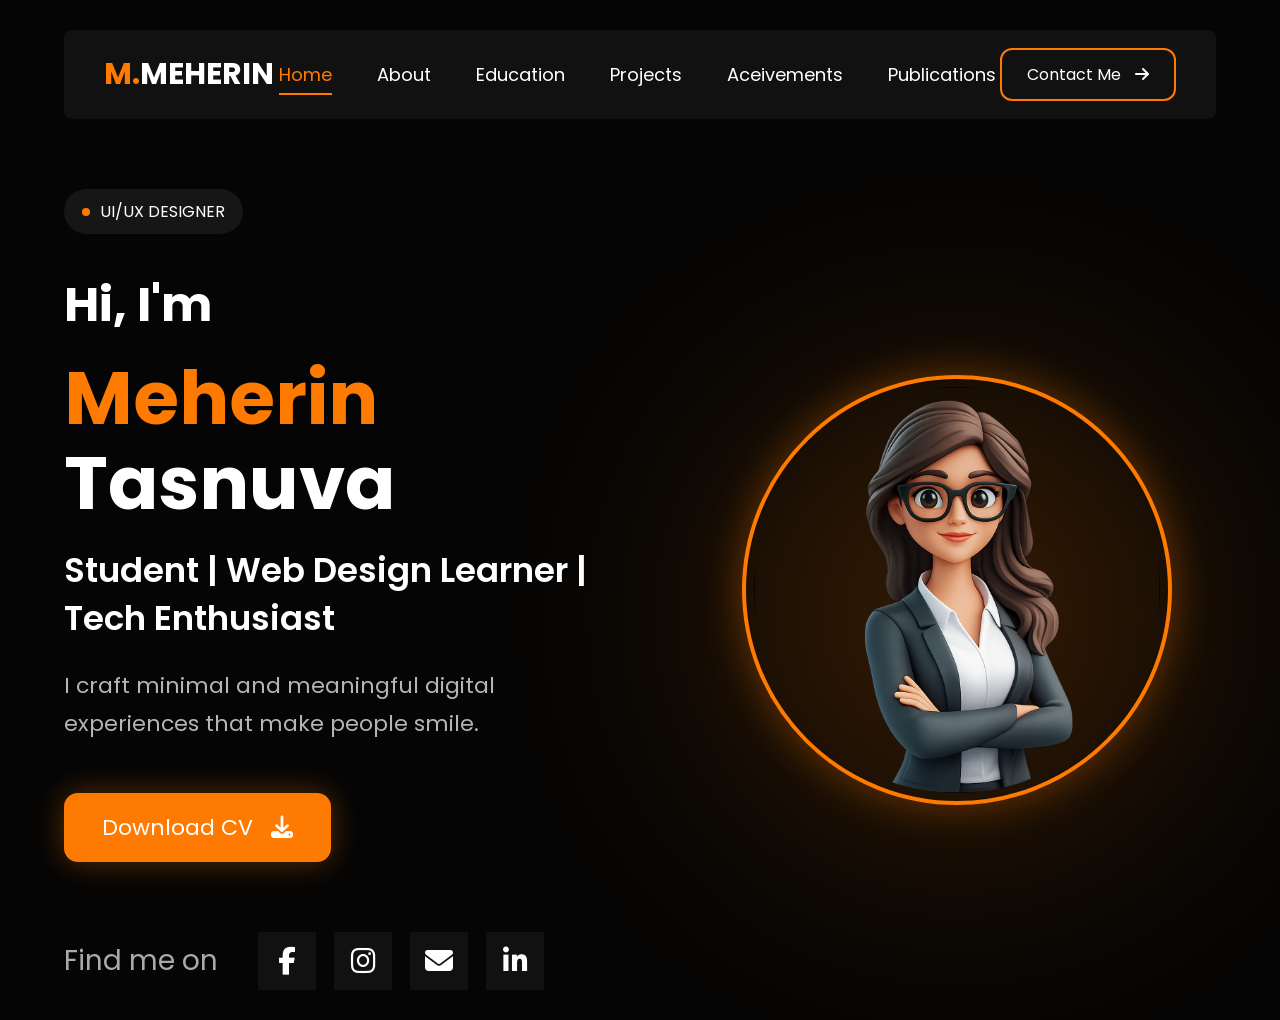
<file: index.html>
<!DOCTYPE html>
<html lang="en">

<head>
    <meta charset="UTF-8">
    <meta name="viewport" content="width=device-width, initial-scale=1.0">

    <title>Personal Portfolio</title>

    
    <link rel="preconnect" href="https://fonts.googleapis.com">
    <link rel="preconnect" href="https://fonts.gstatic.com" crossorigin>

    <link href="https://fonts.googleapis.com/css2?family=Poppins:wght@300;400;500;600;700;800&display=swap"
        rel="stylesheet">

   
    <link rel="stylesheet"
        href="https://cdnjs.cloudflare.com/ajax/libs/font-awesome/6.5.2/css/all.min.css">

    <link rel="stylesheet" href="style.css">

</head>

<body>

<div class="container">

   

    <nav>

        <div class="logo">
            <span>M.</span>MEHERIN
        </div>

        <ul>

            <li><a href="index.html" class="active">Home</a></li>

            <li><a href="about.html">About</a></li>

            <li><a href="educaton.html">Education</a></li>

            <li><a href="project.html">Projects</a></li>

            <li><a href="acheviment.html">Aceivements</a></li>
             <li><a href="publication.html">Publications</a></li>

        </ul>

        <a href="contact .html" class="contact-btn">
            Contact Me
            <i class="fa-solid fa-arrow-right"></i>
        </a>

    </nav>


   

    <section class="hero">


        <div class="left">

            <div class="badge">

                <span class="dot"></span>

                UI/UX DESIGNER

            </div>


            <h3>Hi, I'm</h3>

            <h1>

                <span>Meherin</span>

                Tasnuva

            </h1>

            <h2>

                Student | Web Design Learner |

                <br>

                Tech Enthusiast

            </h2>

            <p>

                I craft minimal and meaningful digital

                experiences that make people smile.

            </p>


           

            <div class="buttons">

                <a href="Maisha's CV.docx" class="cv">

                    Download CV

                    <i class="fa-solid fa-download"></i>

                </a>

                

            </div>


           

            <div class="social">

                <span>Find me on</span>

                <div class="icons">

                    <a href="https://facebook.com/facebook" target="_blank"><i class="fab fa-facebook-f"></i></a>

                    <a href="https://instragram.com/instragram" target="_blank"><i class="fab fa-instagram"></i></a>

                    <a href="mailto:example@gmail.com"><i class="fas fa-envelope"></i></a>

                    <a href="#"><i class="fab fa-linkedin-in"></i></a>

                    

                </div>

            </div>

        </div>



        

        <div class="right">

            <div class="circle">

                <img src="profile.png" alt="Profile">

            </div>

        </div>

    </section>

</div>

</body>

</html>
</file>
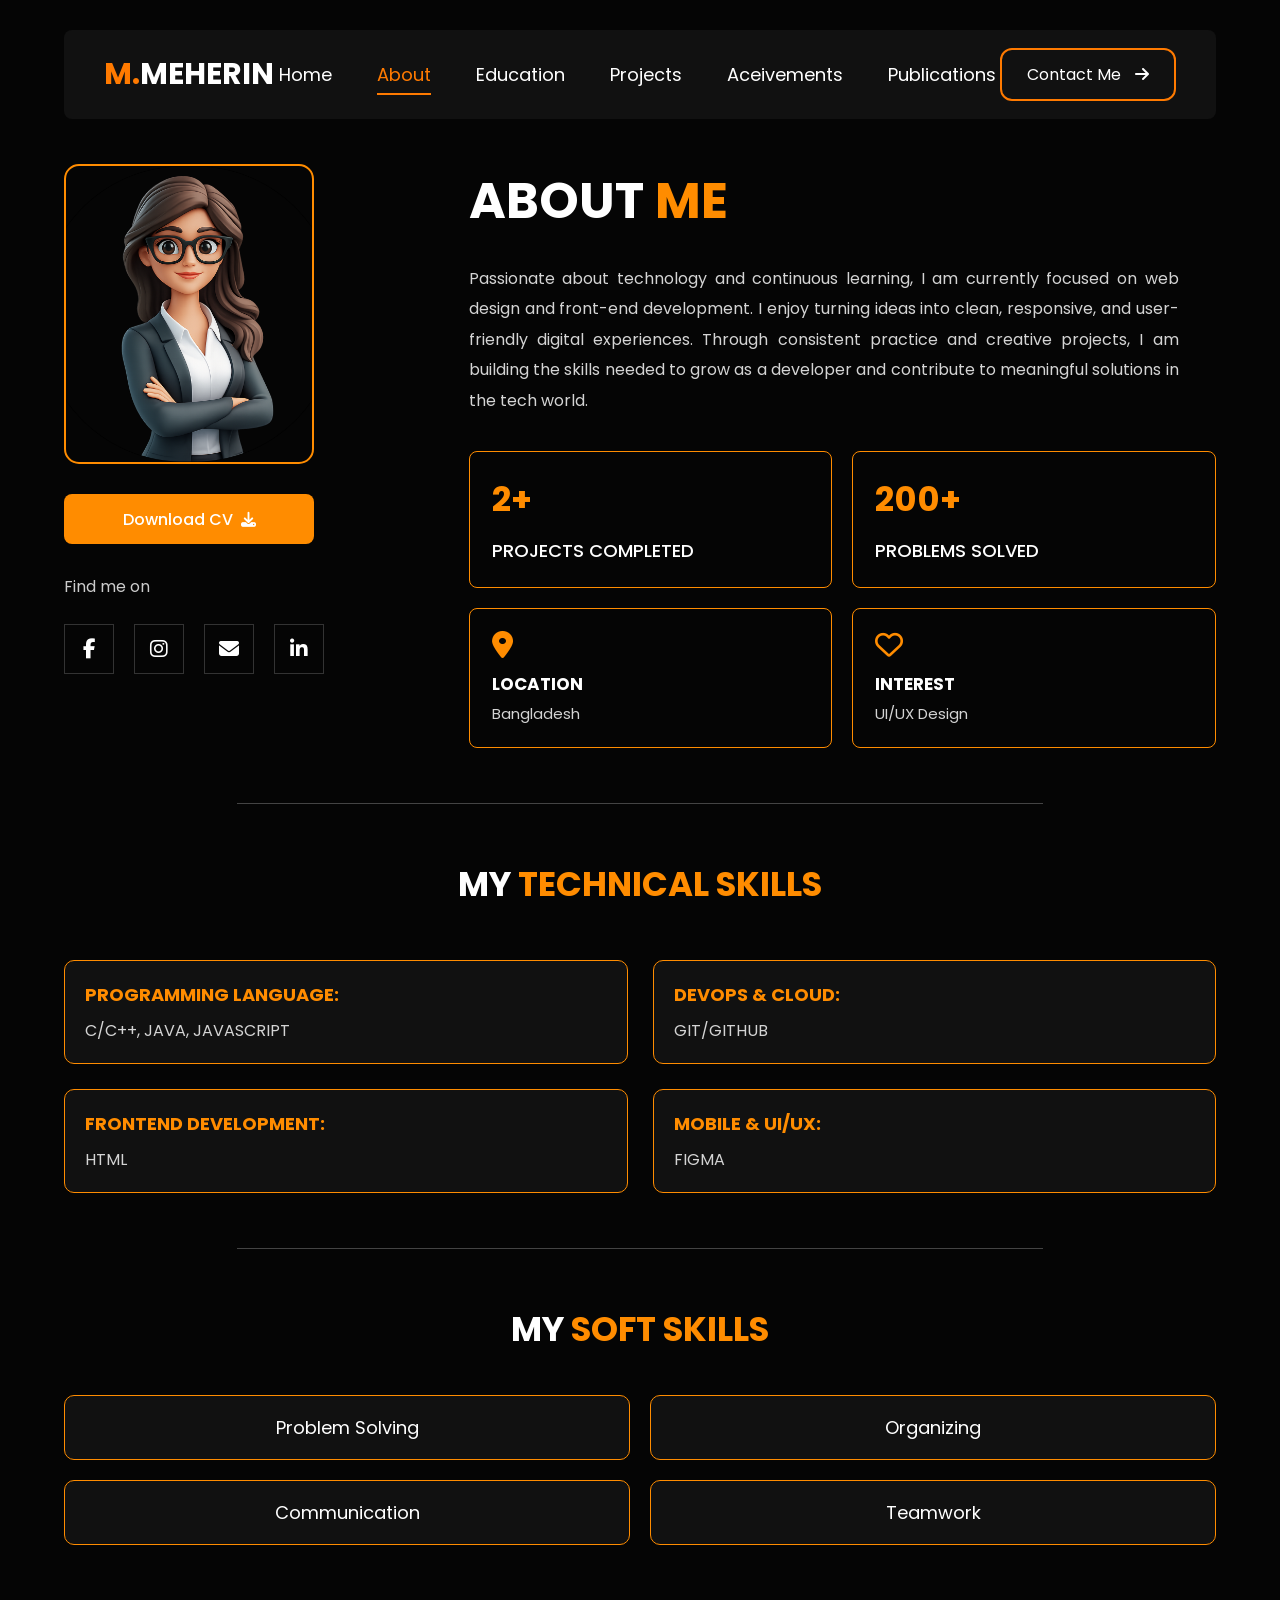
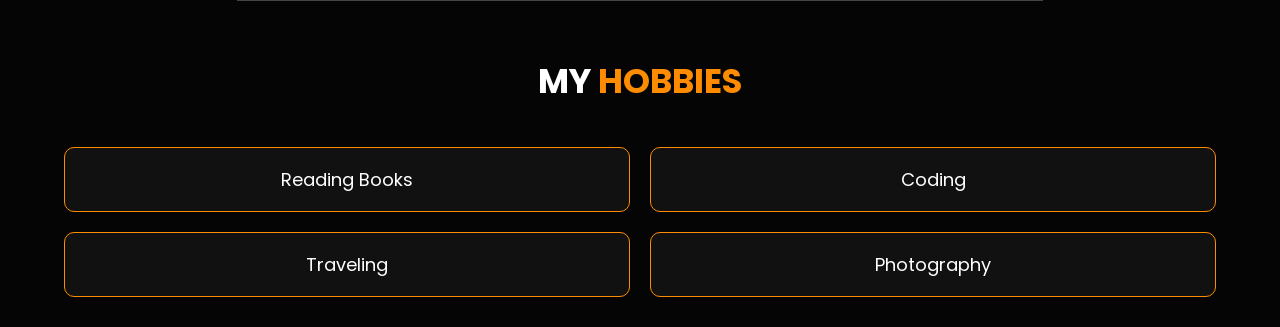
<file: about.html>
<!DOCTYPE html>
<html lang="en">
<head>
    <meta charset="UTF-8">
    <meta name="viewport" content="width=device-width, initial-scale=1.0">
    <title>Portfolio - About</title>

 
    <link rel="stylesheet" href="about.css">

    
    <link href="https://fonts.googleapis.com/css2?family=Poppins:wght@300;400;500;600;700;800&display=swap" rel="stylesheet">

    
    <link rel="stylesheet"
    href="https://cdnjs.cloudflare.com/ajax/libs/font-awesome/6.5.1/css/all.min.css">
</head>
<body>
<div class="container">


    <nav>

        <div class="logo">
            <span>M.</span>MEHERIN
        </div>

        <ul>
 <li><a href="index.html">Home</a></li>
            <li><a href="about.html" class="active">About</a></li>

           

            <li><a href="educaton.html">Education</a></li>

            <li><a href="project.html">Projects</a></li>

            <li><a href="acheviment.html">Aceivements</a></li>
             <li><a href="publication.html">Publications</a></li>

        </ul>

        <a href="contact .html" class="contact-btn">
            Contact Me
            <i class="fa-solid fa-arrow-right"></i>
        </a>

    </nav>

    

    <section class="about-section">

       

        <div class="left">

            <div class="profile-card">

                <img src="profile.png" alt="Profile">

            </div>

            
<a href="Maisha's CV.docx" download class="cv-btn">
              <span> Download CV</span> 
                <i class="fa-solid fa-download"></i>
</a>
          

            <div class="social">

                <p>Find me on</p>

                <div class="icons">

                     <a href="https://facebook.com/facebook" target="_blank"><i class="fab fa-facebook-f"></i></a>

                    <a href="https://instragram.com/instragram" target="_blank"><i class="fab fa-instagram"></i></a>

                    <a href="mailto:example@gmail.com"><i class="fas fa-envelope"></i></a>

                    <a href="#"><i class="fab fa-linkedin-in"></i></a>


                </div>

            </div>

        </div>


        

        <div class="right">

            <h1>
                ABOUT <span>ME</span>
            </h1>

            <p class="about-text">

                Passionate about technology and continuous learning, I am currently focused on web design and front-end development. I enjoy turning ideas into clean, responsive, and user-friendly digital experiences. Through consistent practice and creative projects, I am building the skills needed to grow as a developer and contribute to meaningful solutions in the tech world.

            </p>


           

            <div class="cards">

                <div class="card">

                    <h2>2+</h2>

                    <h3>PROJECTS COMPLETED</h3>

                </div>

                <div class="card">

                    <h2>200+</h2>

                    <h3>PROBLEMS SOLVED</h3>

                </div>

                <div class="card">

                    <i class="fa-solid fa-location-dot"></i>

                    <div>

                        <h4>LOCATION</h4>

                        <p>Bangladesh</p>

                    </div>

                </div>

                <div class="card">

                    <i class="fa-regular fa-heart"></i>

                    <div>

                        <h4>INTEREST</h4>

                        <p>UI/UX Design</p>

                    </div>

                </div>

            </div>

        </div>

    </section>


    <hr>



    <section class="skills">

        <h2>
            MY <span>TECHNICAL SKILLS</span>
        </h2>

        <div class="skill-grid">

            <div class="skill">

                <h3>PROGRAMMING LANGUAGE:</h3>

                <p>C/C++, JAVA, JAVASCRIPT</p>

            </div>

            <div class="skill">

                <h3>DEVOPS & CLOUD:</h3>

                <p>GIT/GITHUB</p>

            </div>

            <div class="skill">

                <h3>FRONTEND DEVELOPMENT:</h3>

                <p>HTML</p>

            </div>

            <div class="skill">

                <h3>MOBILE & UI/UX:</h3>

                <p>FIGMA</p>

            </div>

        </div>

    </section>


    <hr>


   

    <section class="soft">

        <h2>
            MY <span>SOFT SKILLS</span>
        </h2>

        <ul>

            <li>Problem Solving</li>

            <li>Organizing</li>

            <li>Communication</li>
            <li>Teamwork</li>

        </ul>

    </section>
    <hr>



<section class="hobbies">

    <h2>
        MY <span>HOBBIES</span>
    </h2>

    <div class="hobby-grid">

        <div class="hobby">Reading Books</div>

        <div class="hobby">Coding</div>

        <div class="hobby">Traveling</div>

        <div class="hobby">Photography</div>

    </div>

</section>

</div>

</body>
</html>
</file>
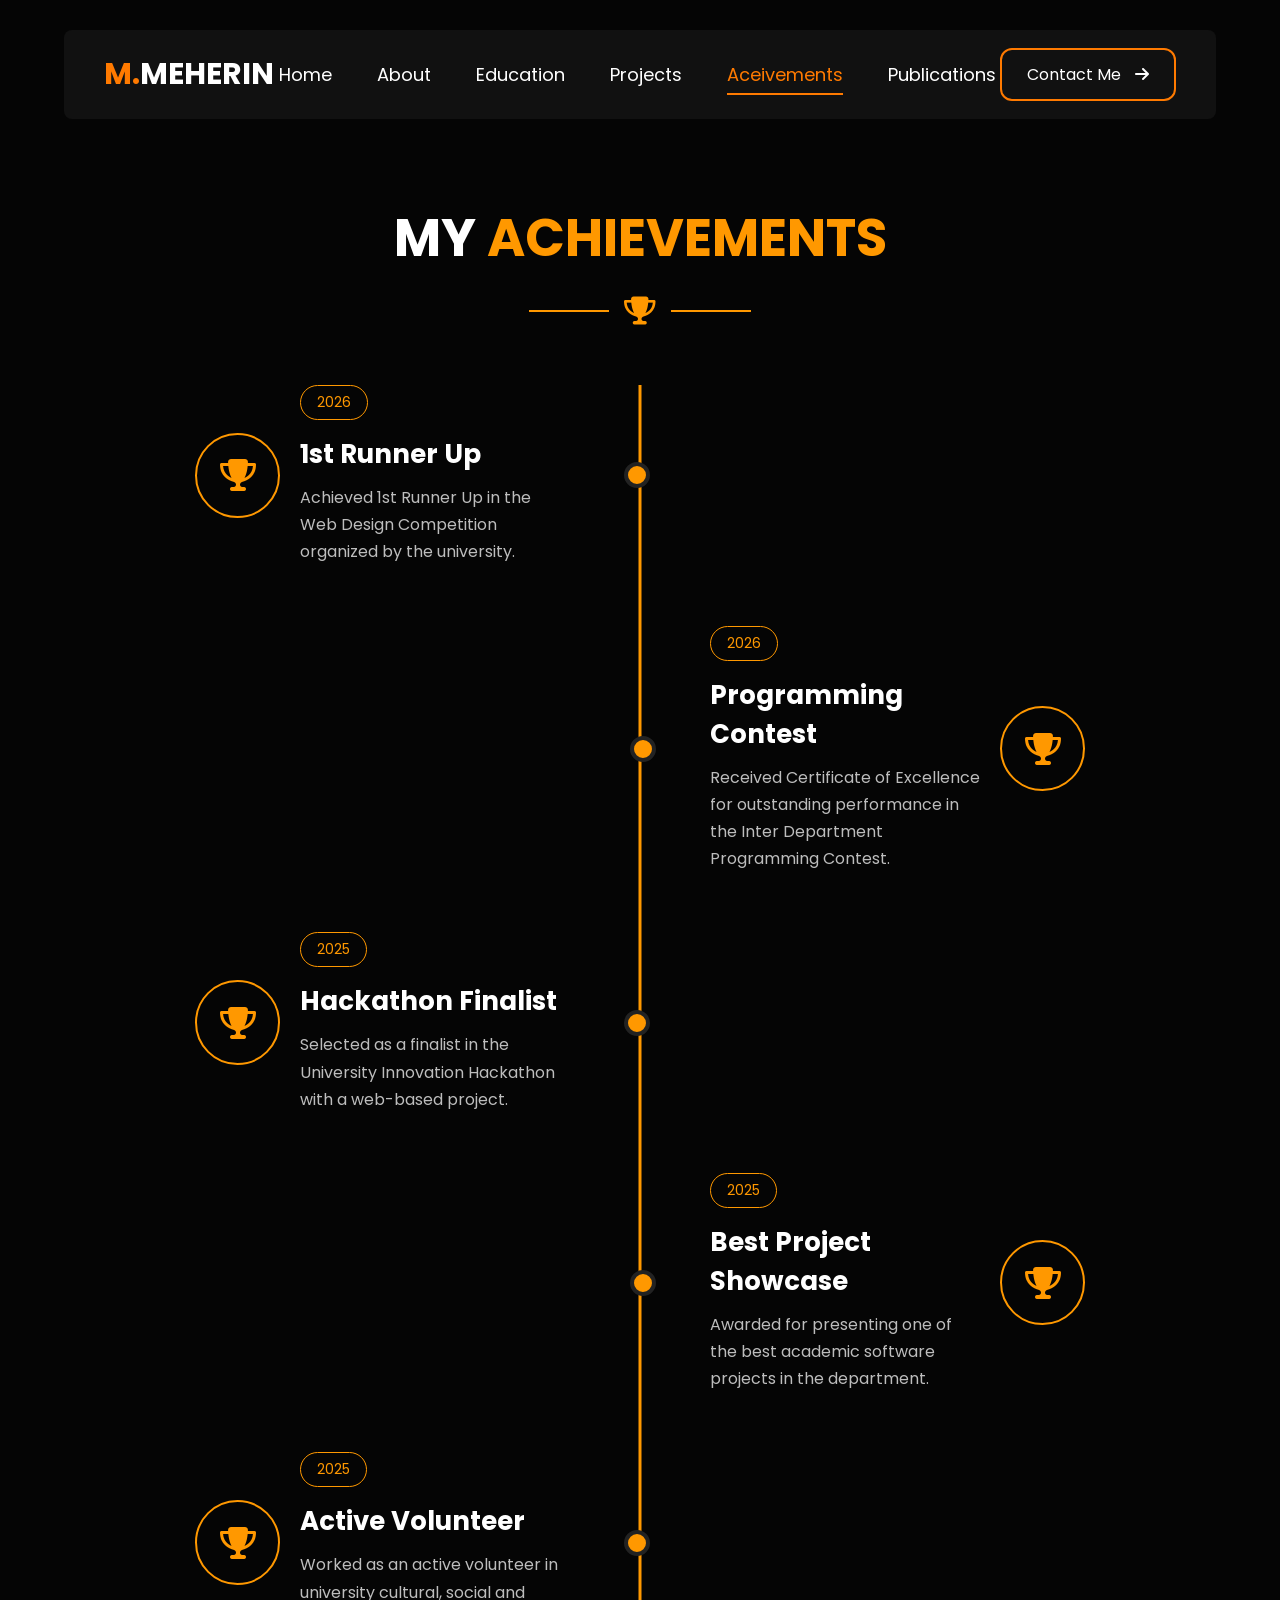
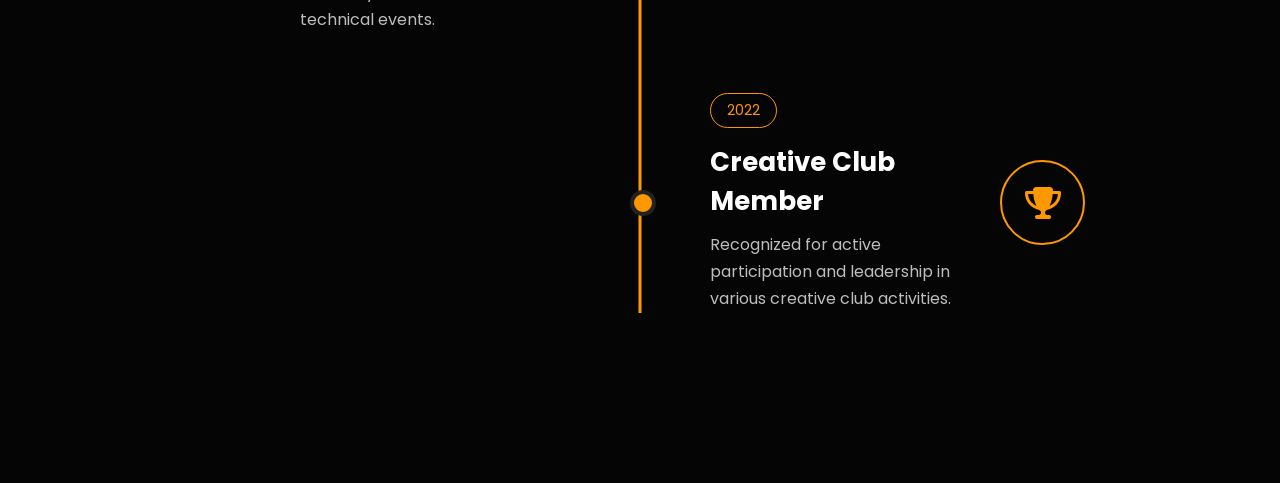
<file: acheviment.html>
<!DOCTYPE html>
<html lang="en">

<head>
    <meta charset="UTF-8">
    <meta name="viewport" content="width=device-width, initial-scale=1.0">
    <title>Achievements | M.Meherin</title>

    <link href="https://fonts.googleapis.com/css2?family=Poppins:wght@300;400;500;600;700&display=swap" rel="stylesheet">
    
    <link rel="stylesheet"
        href="https://cdnjs.cloudflare.com/ajax/libs/font-awesome/6.6.0/css/all.min.css">

    <!-- CSS -->
    <link rel="stylesheet" href="achievement.css">
</head>

<body>

   
<div class="container">

    
    <nav>

        <div class="logo">
            <span>M.</span>MEHERIN
        </div>

        <ul>
 <li><a href="index.html">Home</a></li>
            <li><a href="about.html">About</a></li>

           

            <li><a href="educaton.html">Education</a></li>

            <li><a href="project.html">Projects</a></li>

            <li><a href="acheviment.html"class="active">Aceivements</a></li>
             <li><a href="publication.html">Publications</a></li>

        </ul>

        <a href="contact .html" class="contact-btn">
            Contact Me
            <i class="fa-solid fa-arrow-right"></i>
        </a>

    </nav>
    


    

    <section class="achievements">

        <h1>MY <span>ACHIEVEMENTS</span></h1>

        <div class="heading">
            <span></span>
            <i class="fa-solid fa-trophy"></i>
            <span></span>
        </div>

       <div class="timeline">

        
            <div class="timeline-item left">

                <div class="icon">
  <i class="fa-solid fa-trophy"></i>


              
                </div>
                <div class="content">

                    <span class="year">2026</span>

                    <h3>1st Runner Up</h3>

                    <p>
                        Achieved 1st Runner Up in the Web Design Competition
                        organized by the university.
                    </p>

                </div>

            </div>


            

            <div class="timeline-item right">

                <div class="content">

                    <span class="year">2026</span>

                    <h3>Programming Contest</h3>

                    <p>
                        Received Certificate of Excellence for outstanding
                        performance in the Inter Department Programming Contest.
                    </p>

                </div>

                <div class="icon">
                    <i class="fa-solid fa-trophy"></i>
                </div>

            </div>


            

            <div class="timeline-item left">

                <div class="icon">
                    <i class="fa-solid fa-trophy"></i>
                </div>

                <div class="content">

                    <span class="year">2025</span>

                    <h3>Hackathon Finalist</h3>

                    <p>
                        Selected as a finalist in the University Innovation
                        Hackathon with a web-based project.
                    </p>

                </div>

            </div>



            <div class="timeline-item right">

                <div class="content">

                    <span class="year">2025</span>

                    <h3>Best Project Showcase</h3>

                    <p>
                      
Awarded for presenting one of the best academic software
projects in the department.



                    </p>

                </div>

                <div class="icon">
                    <i class="fa-solid fa-trophy"></i>
                </div>

            </div>


            

            <div class="timeline-item left">

                <div class="icon">
                    <i class="fa-solid fa-trophy"></i>
                </div>

                <div class="content">

                    <span class="year">2025</span>

                    <h3>Active Volunteer</h3>

                    <p>
                       Worked as an active volunteer in university cultural,
                        social and technical events.
                    </p>

                </div>

            </div>


           

            <div class="timeline-item right">

                <div class="content">

                    <span class="year">2022</span>

                    <h3>Creative Club Member</h3>

                    <p>
                        Recognized for active participation and leadership
                        in various creative club activities.
                    </p>

                </div>

                <div class="icon">
                    <i class="fa-solid fa-trophy"></i>
                </div>

            </div>

        </div>

    </section>

</body>

</html>
</file>
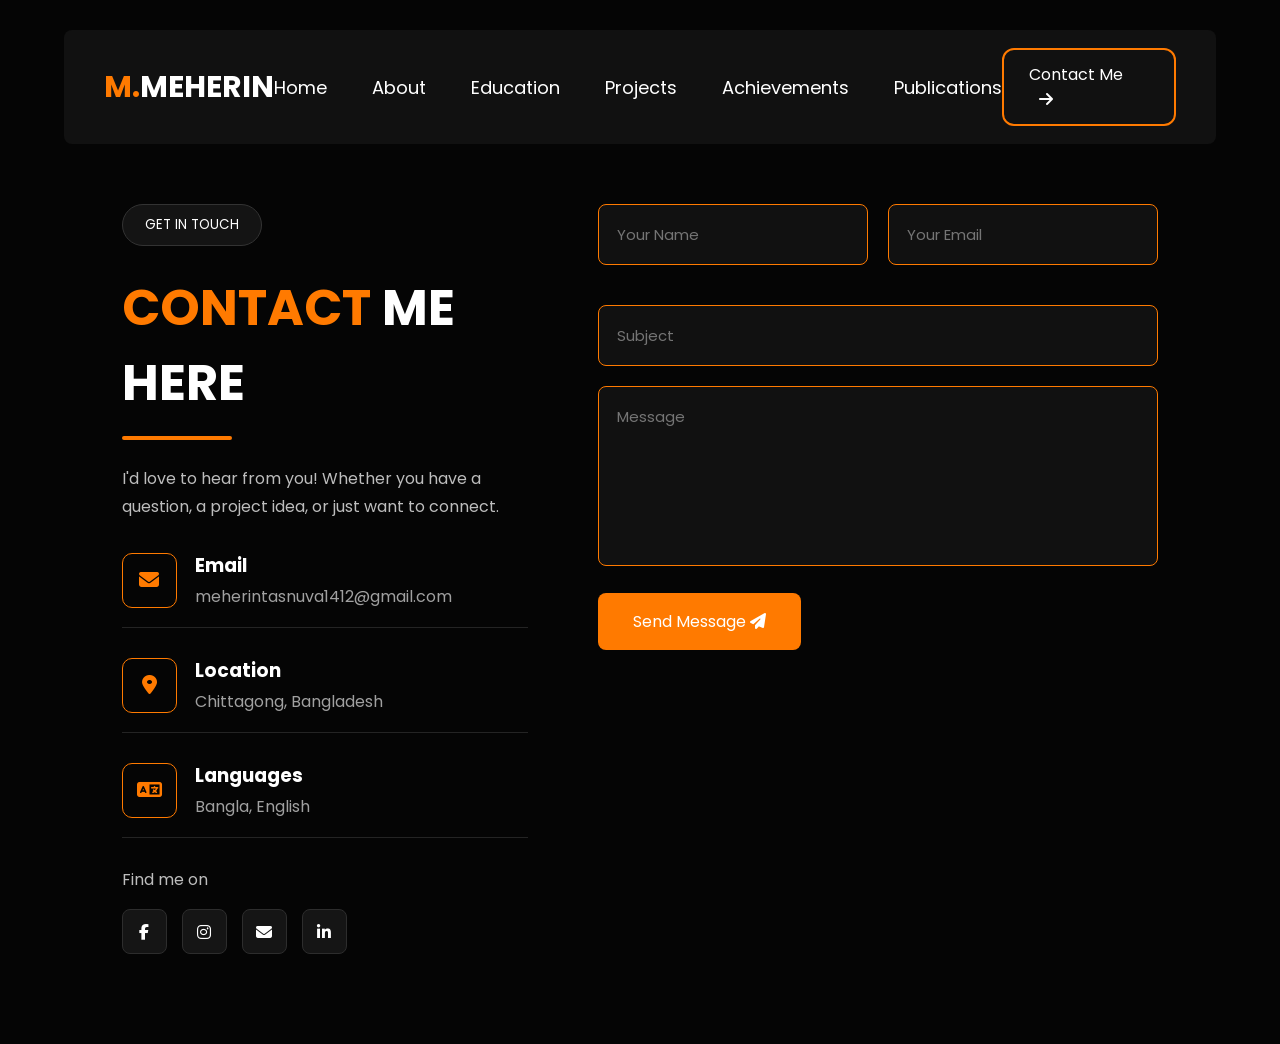
<file: contact .html>
<!DOCTYPE html>
<html lang="en">
<head>
    <meta charset="UTF-8">
    <meta name="viewport" content="width=device-width, initial-scale=1.0">
    <title>Contact Me</title>

    
    <link rel="stylesheet" href="contact.css">

    
    <link href="https://fonts.googleapis.com/css2?family=Poppins:wght@300;400;500;600;700;800&display=swap" rel="stylesheet">

    
    <link rel="stylesheet"
    href="https://cdnjs.cloudflare.com/ajax/libs/font-awesome/6.5.2/css/all.min.css">
</head>

<body>




<div class="container">

   
    <nav>

        <div class="logo">
            <span>M.</span>MEHERIN
        </div>

        <ul>
 <li><a href="index.html">Home</a></li>
            <li><a href="about.html" >About</a></li>

           

            <li><a href="educaton.html">Education</a></li>

            <li><a href="project.html">Projects</a></li>

            <li><a href="acheviment.html">Achievements</a></li>
             <li><a href="publication.html">Publications</a></li>

        </ul>

        <a href="contact .html" class="contact-btn">
            Contact Me
            <i class="fa-solid fa-arrow-right"></i>
        </a>

    </nav>

    

    <section class="contact">

        <!-- Left Side -->

        <div class="left">

            <button class="small-btn">
                GET IN TOUCH
            </button>

            <h1>

                CONTACT <span>ME HERE</span>

            </h1>

            <div class="underline"></div>

            <p>

                I'd love to hear from you! Whether you have
                a question, a project idea, or just want
                to connect.

            </p>



            

            <div class="info">

                <div class="box">

                    <div class="icon">

                        <i class="fa-solid fa-envelope"></i>

                    </div>

                    <div>

                        <h3>Email</h3>

                        <span>meherintasnuva1412@gmail.com</span>

                    </div>

                </div>



                <div class="box">

                    <div class="icon">

                        <i class="fa-solid fa-location-dot"></i>

                    </div>

                    <div>

                        <h3>Location</h3>

                        <span>Chittagong, Bangladesh</span>

                    </div>

                </div>



                <div class="box">

                    <div class="icon">

                        <i class="fa-solid fa-language"></i>

                    </div>

                    <div>

                        <h3>Languages</h3>

                        <span>Bangla, English</span>

                    </div>

                </div>

            </div>



            

            <div class="social">

                <p>Find me on</p>

                <div class="icons">

                    <a href="#"><i class="fab fa-facebook-f"></i></a>

                    <a href="#"><i class="fab fa-instagram"></i></a>

                    <a href="#"><i class="fas fa-envelope"></i></a>

                    <a href="#"><i class="fab fa-linkedin-in"></i></a>

                </div>

            </div>

        </div>



        

<div class="right">

    <form action="https://formsubmit.co/mobarak940162@gmail.com" method="POST">

        <div class="row">

            <input 
            type="text" 
            name="name"
            placeholder="Your Name"
            required>


            <input 
            type="email" 
            name="email"
            placeholder="Your Email"
            required>

        </div>


        <input 
        type="text"
        name="subject"
        placeholder="Subject"
        required>


        <textarea
        name="message"
        placeholder="Message"
        required></textarea>


 
        <input type="hidden" name="_captcha" value="false">
        
        <input type="hidden" name="_subject" value="New Portfolio Contact Message">


        <button type="submit" class="send">

            Send Message

            <i class="fa-solid fa-paper-plane"></i>

        </button>

        

    </form>

</div>
    </section>



    
</body>
</html>
</file>
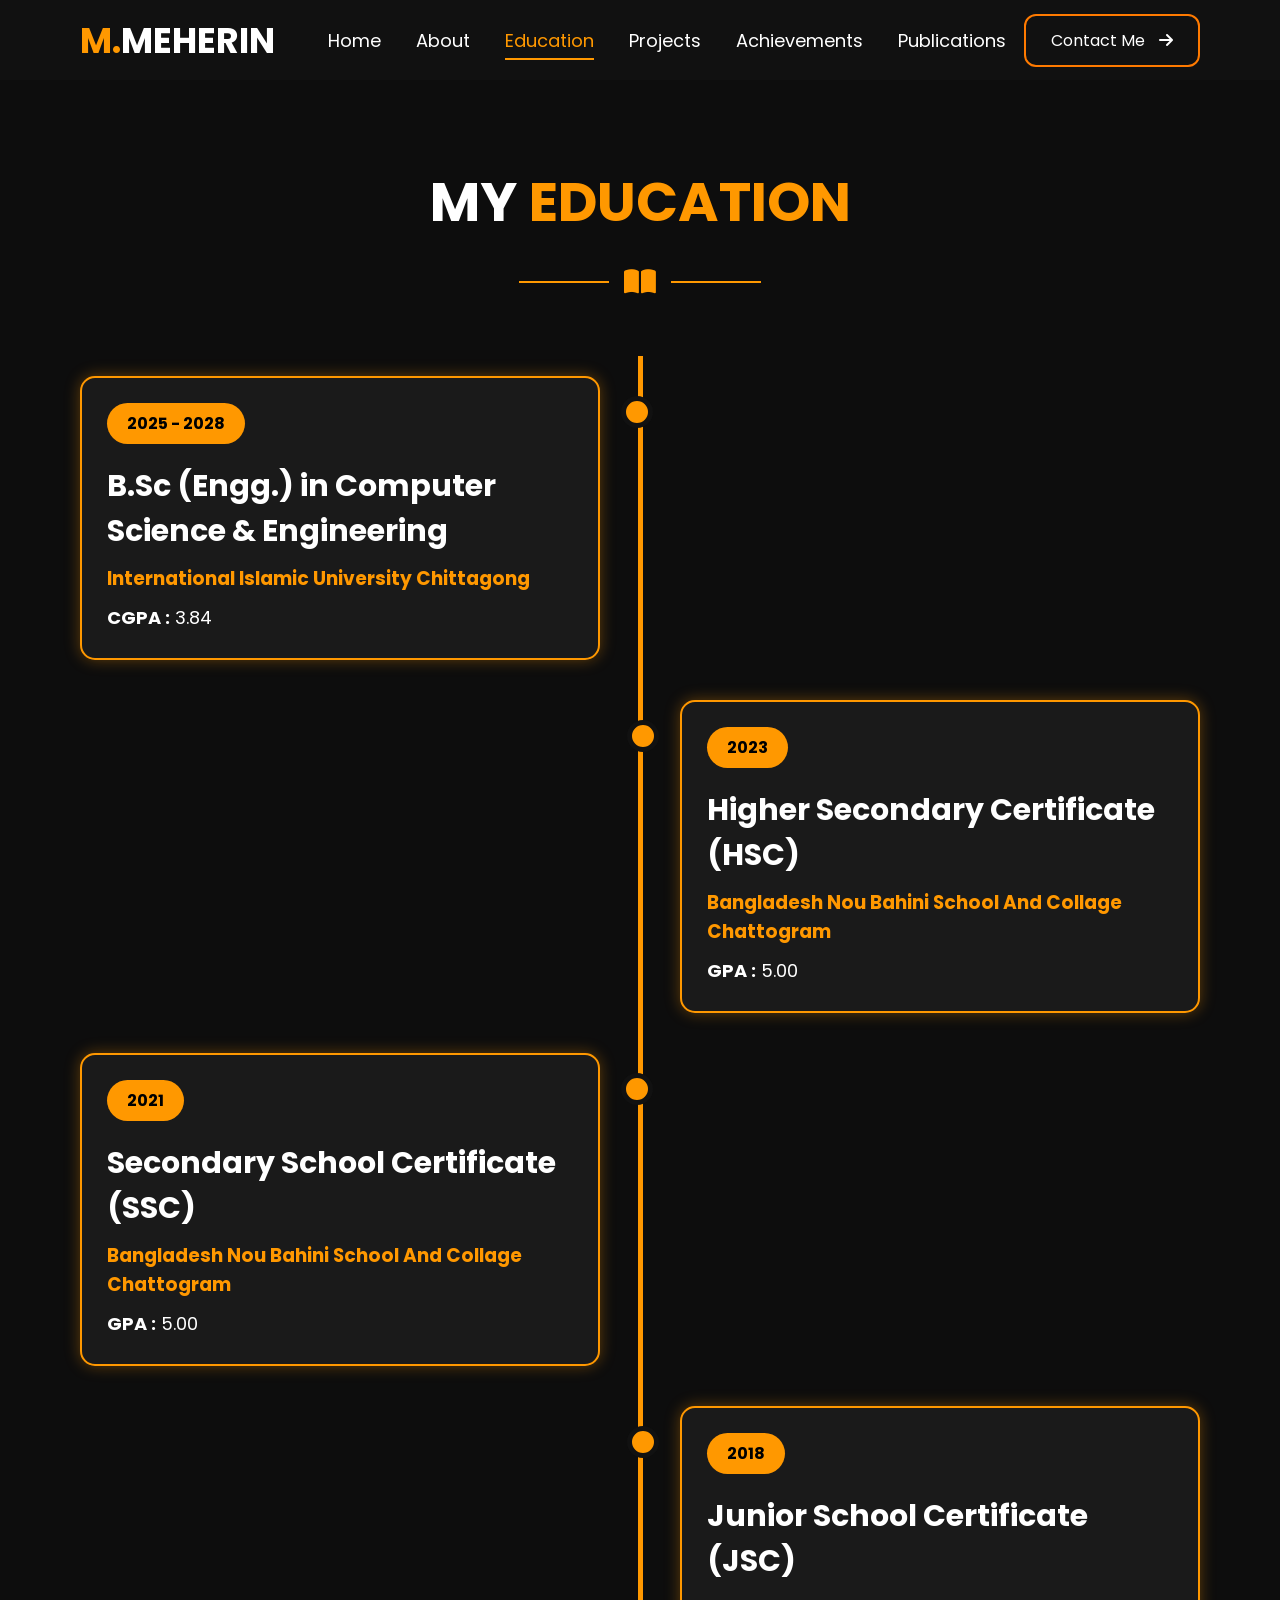
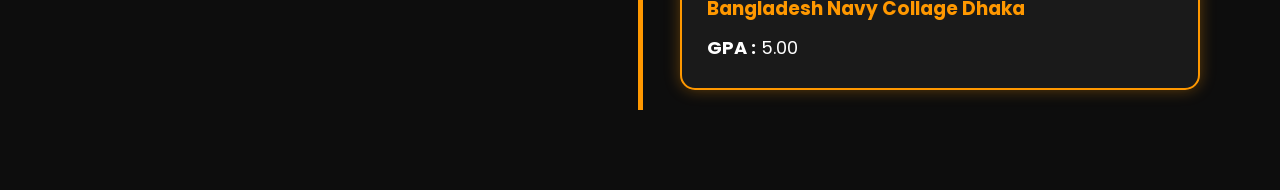
<file: educaton.html>
<!DOCTYPE html>
<html lang="en">
<head>
<meta charset="UTF-8">
<meta name="viewport" content="width=device-width, initial-scale=1.0">
<title>Education</title>

<link rel="stylesheet" href="education.css">

<link href="https://fonts.googleapis.com/css2?family=Poppins:wght@300;400;600;700&display=swap" rel="stylesheet">

<link rel="stylesheet"
href="https://cdnjs.cloudflare.com/ajax/libs/font-awesome/6.5.2/css/all.min.css">

</head>

<body>
<nav class="navbar">
    <div class="logo">
        <span>M.</span>MEHERIN
    </div>

    <ul>
        <li><a href="index.html">Home</a></li>
        <li><a href="about.html">About</a></li>
        <li><a class="active" href="education.html">Education</a></li>
        <li><a href="project.html">Projects</a></li>
        <li><a href="acheviment.html">Achievements</a></li>
        <li><a href="publication.html">Publications</a></li>
    </ul>
     <a href="contact .html" class="contact-btn">
            Contact Me
            <i class="fa-solid fa-arrow-right"></i>
        </a>

</nav>

   
<section class="education">

<h1>MY <span>EDUCATION</span></h1>
<div class="heading">
    <span></span>
    <i class="fa-solid fa-book-open"></i>
    <span></span>
</div>

<div class="timeline">

<div class="container left">
<div class="content">
<span class="year">2025 - 2028</span>

<h2>B.Sc (Engg.) in Computer Science & Engineering</h2>

<h3>International Islamic University Chittagong</h3>

<p><b>CGPA :</b> 3.84</p>

</div>
</div>


<div class="container right">
<div class="content">

<span class="year">2023</span>

<h2>Higher Secondary Certificate (HSC)</h2>

<h3>Bangladesh Nou Bahini School And Collage Chattogram</h3>

<p><b>GPA :</b> 5.00</p>

</div>
</div>


<div class="container left">

<div class="content">

<span class="year">2021</span>

<h2>Secondary School Certificate (SSC)</h2>

<h3>Bangladesh Nou Bahini School And Collage Chattogram</h3>

<p><b>GPA :</b> 5.00</p>

</div>

</div>
<div class="container right">

    <div class="content">

        <span class="year">2018</span>

        <h2>Junior School Certificate (JSC)</h2>

        <h3>Bangladesh Navy Collage Dhaka</h3>

        <p><b>GPA :</b> 5.00</p>

    </div>

</div>
</div>

</section>

</body>
</html>
</file>
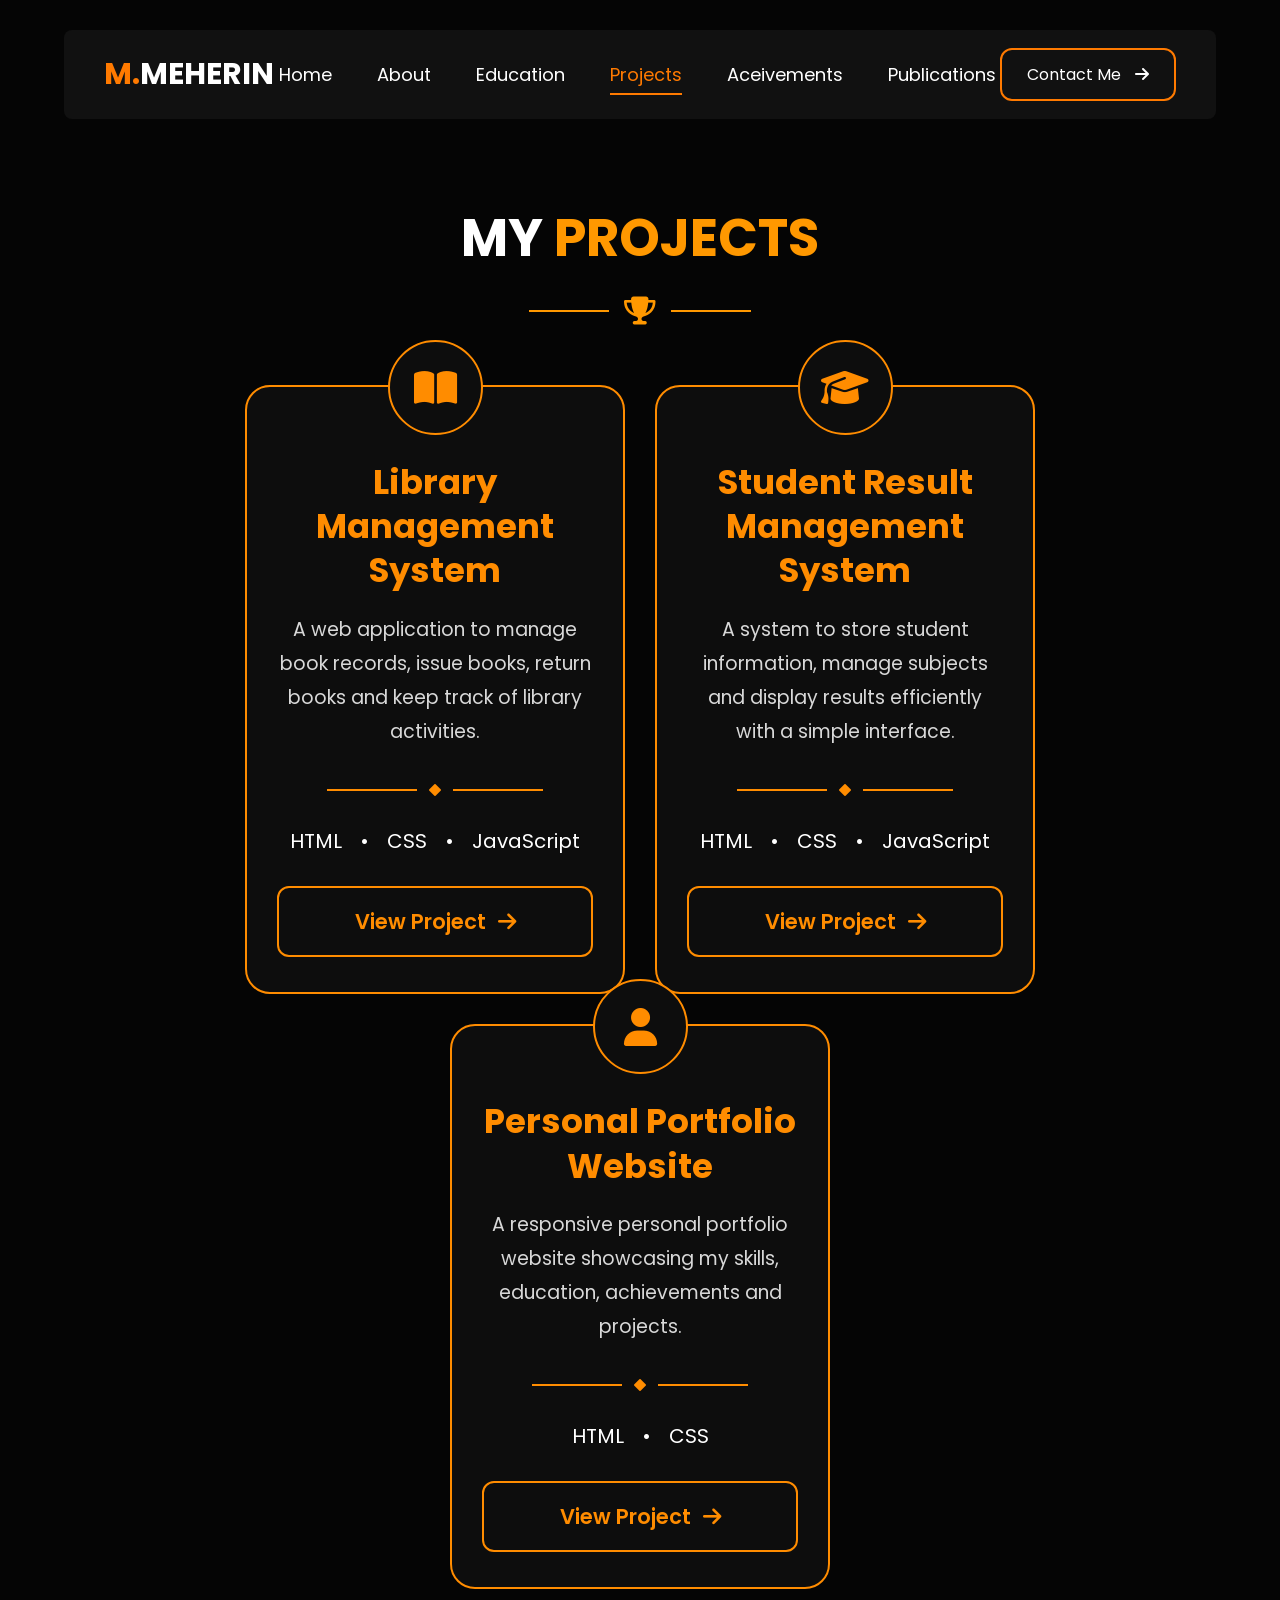
<file: project.html>
<!DOCTYPE html>
<html lang="en">
<head>
    <meta charset="UTF-8">
    <meta name="viewport" content="width=device-width, initial-scale=1.0">
    <title>My Projects</title>

    
    <link rel="stylesheet" href="project.css">

    <link href="https://fonts.googleapis.com/css2?family=Poppins:wght@300;400;500;600;700&display=swap" rel="stylesheet">
    
    <link rel="stylesheet"
    href="https://cdnjs.cloudflare.com/ajax/libs/font-awesome/6.5.2/css/all.min.css">
</head>
<body>



       <div class="container">

  

    <nav>

        <div class="logo">
            <span>M.</span>MEHERIN
        </div>

        <ul>
 <li><a href="index.html">Home</a></li>
            <li><a href="about.html">About</a></li>

           

            <li><a href="educaton.html">Education</a></li>

            <li><a href="project.html" class="active">Projects</a></li>

            <li><a href="acheviment.html">Aceivements</a></li>
             <li><a href="publication.html">Publications</a></li>

        </ul>

        <a href="contact .html" class="contact-btn">
            Contact Me
            <i class="fa-solid fa-arrow-right"></i>
        </a>

    </nav>



    

    <section class="projects">
       
<h1>
        MY <span>PROJECTS</span></h1>
       <div class="heading">
        <span></span>
        <i class="fa-solid fa-trophy"></i>
        <span></span>
       </div>   

 <div class="timeline">

       
 

        <div class="project-container">

            <!-- Card 1 -->

            <div class="card">

                <div class="icon">
                    <i class="fa-solid fa-book-open"></i>
                </div>

                <h3>
                    Library Management System
                </h3>

                <p>
                    A web application to manage book records,
                    issue books, return books and keep track
                    of library activities.
                </p>

                <div class="divider">
                    <span></span>
                    <i class="fa-solid fa-diamond"></i>
                    <span></span>
                </div>

                <div class="tech">
                    <span>HTML</span>
                    <span>•</span>
                    <span>CSS</span>
                    <span>•</span>
                    <span>JavaScript</span>
                </div>

                <a href="#" class="btn">
                    View Project
                    <i class="fa-solid fa-arrow-right"></i>
                </a>

            </div>




            <div class="card">

                <div class="icon">
                    <i class="fa-solid fa-graduation-cap"></i>
                </div>

                <h3>
                    Student Result Management System
                </h3>

                <p>
                    A system to store student information,
                    manage subjects and display results
                    efficiently with a simple interface.
                </p>

                <div class="divider">
                    <span></span>
                    <i class="fa-solid fa-diamond"></i>
                    <span></span>
                </div>

                <div class="tech">
                    <span>HTML</span>
                    <span>•</span>
                    <span>CSS</span>
                    <span>•</span>
                    <span>JavaScript</span>
                </div>

                <a href="#" class="btn">
                    View Project
                    <i class="fa-solid fa-arrow-right"></i>
                </a>

            </div>




            <div class="card">

                <div class="icon">
                    <i class="fa-solid fa-user"></i>
                </div>

                <h3>
                    Personal Portfolio Website
                </h3>

                <p>
                    A responsive personal portfolio website
                    showcasing my skills, education,
                    achievements and projects.
                </p>

                <div class="divider">
                    <span></span>
                    <i class="fa-solid fa-diamond"></i>
                    <span></span>
                </div>

                <div class="tech">
                    <span>HTML</span>
                    <span>•</span>
                    <span>CSS</span>
                </div>

                <a href="#" class="btn">
                    View Project
                    <i class="fa-solid fa-arrow-right"></i>
                </a>

            </div>

        </div>

    </section>

</body>
</html>
</file>
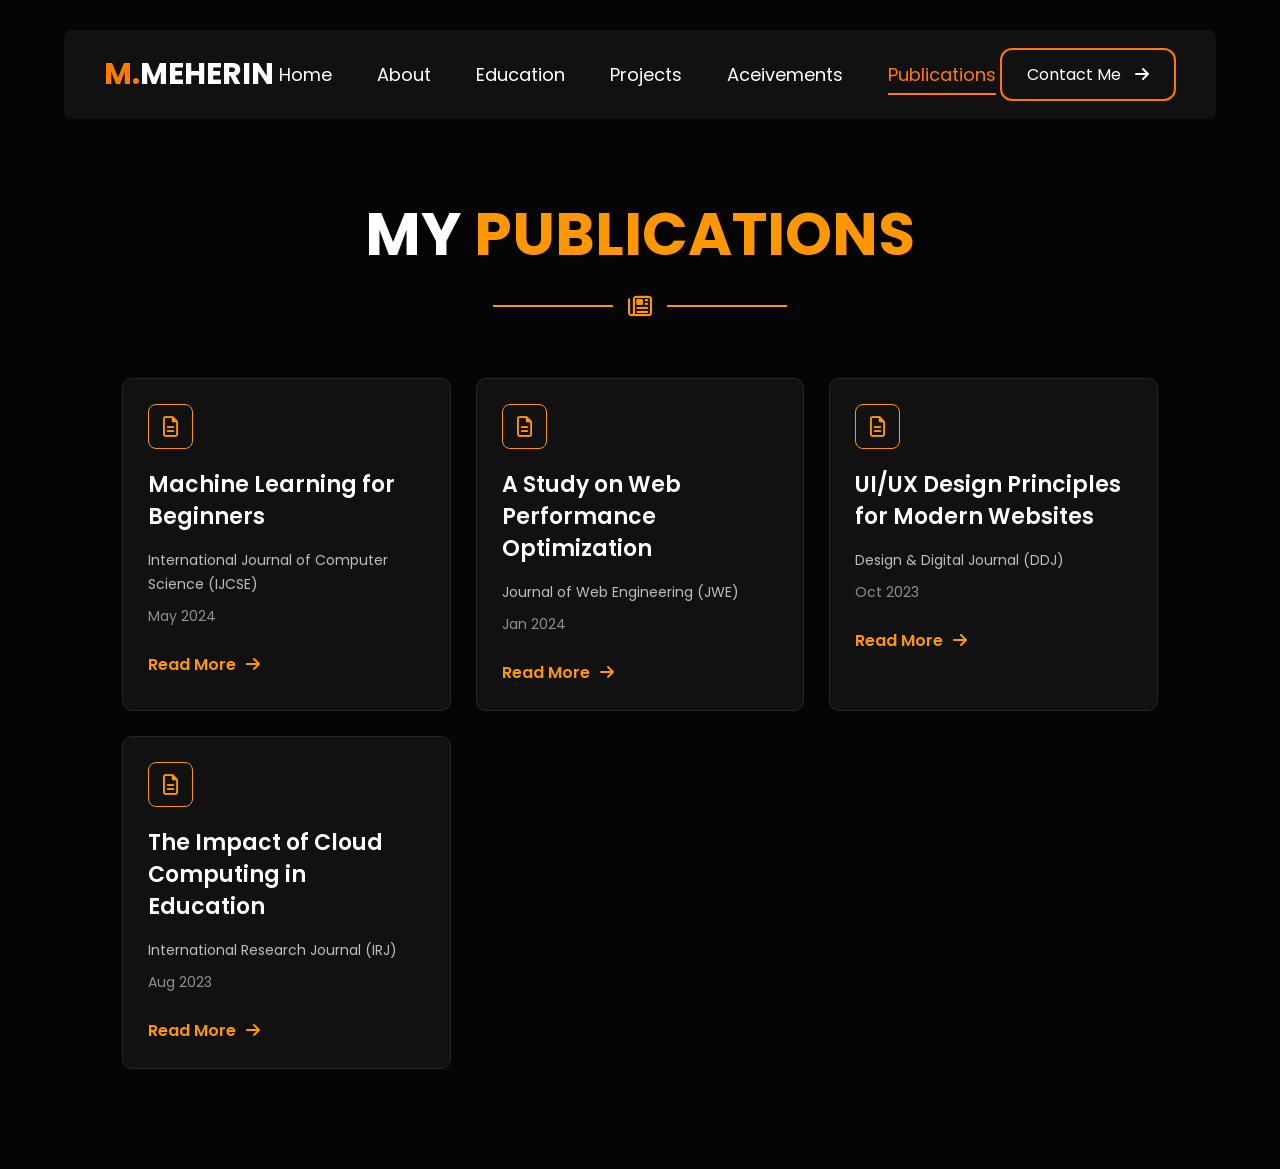
<file: publication.html>
<!DOCTYPE html>
<html lang="en">
<head>
    <meta charset="UTF-8">
    <meta name="viewport" content="width=device-width, initial-scale=1.0">
    <title>My Publications</title>

   
    <link href="https://fonts.googleapis.com/css2?family=Poppins:wght@300;400;500;600;700&display=swap" rel="stylesheet">

    
    <link rel="stylesheet"
    href="https://cdnjs.cloudflare.com/ajax/libs/font-awesome/6.6.0/css/all.min.css">

    <link rel="stylesheet" href="publication.css">
</head>

<body>

<div class="container">



    <nav>

        <div class="logo">
            <span>M.</span>MEHERIN
        </div>

        <ul>
 <li><a href="index.html">Home</a></li>
            <li><a href="about.html">About</a></li>

           

            <li><a href="educaton.html">Education</a></li>

            <li><a href="project.html">Projects</a></li>

            <li><a href="acheviment.html">Aceivements</a></li>
             <li><a href="publication.html" class="active">Publications</a></li>

        </ul>

        <a href="contact .html" class="contact-btn">
            Contact Me
            <i class="fa-solid fa-arrow-right"></i>
        </a>

    </nav>


<section class="publication">

    <div class="title">

        <h1>MY <span>PUBLICATIONS</span></h1>

        <div class="line">

            <span></span>

            <!-- Publication Related Icon -->
            <i class="fa-regular fa-newspaper"></i>

            <span></span>

        </div>

    </div>

    <div class="cards">

        <div class="card">

            <div class="icon">
                <i class="fa-regular fa-file-lines"></i>
            </div>

            <h3>Machine Learning for Beginners</h3>

            <p>International Journal of Computer Science (IJCSE)</p>

            <small>May 2024</small>

            <a href="#">
                Read More
                <i class="fa-solid fa-arrow-right"></i>
            </a>

        </div>


        <div class="card">

            <div class="icon">
                <i class="fa-regular fa-file-lines"></i>
            </div>

            <h3>A Study on Web Performance Optimization</h3>

            <p>Journal of Web Engineering (JWE)</p>

            <small>Jan 2024</small>

            <a href="#">
                Read More
                <i class="fa-solid fa-arrow-right"></i>
            </a>

        </div>


        <div class="card">

            <div class="icon">
                <i class="fa-regular fa-file-lines"></i>
            </div>

            <h3>UI/UX Design Principles for Modern Websites</h3>

            <p>Design & Digital Journal (DDJ)</p>

            <small>Oct 2023</small>

            <a href="#">
                Read More
                <i class="fa-solid fa-arrow-right"></i>
            </a>

        </div>


        <div class="card">

            <div class="icon">
                <i class="fa-regular fa-file-lines"></i>
            </div>

            <h3>The Impact of Cloud Computing in Education</h3>

            <p>International Research Journal (IRJ)</p>

            <small>Aug 2023</small>

            <a href="#">
                Read More
                <i class="fa-solid fa-arrow-right"></i>
            </a>

        </div>

    </div>

</section>

</body>
</html>
</file>
<file: style.css>
*{
    margin:0;
    padding:0;
    box-sizing:border-box;
    font-family:'Poppins',sans-serif;
}

body{
    background:#050505;
    color:#fff;
}

.container{
    width:90%;
    margin:auto;
    padding:30px 0;
}


nav{
    display:flex;
    justify-content:space-between;
    align-items:center;
    background:#111;
    padding:18px 40px;
    border-radius:8px;
}

.logo{
    font-size:30px;
    font-weight:700;
}

.logo span{
    color:#ff7a00;
}

nav ul{
    display:flex;
    list-style:none;
    gap:45px;
}

nav ul li a{
    text-decoration:none;
    color:white;
    font-size:18px;
    transition:.3s;
}

nav ul li a:hover{
    color:#ff7a00;
}

.active{
    color:#ff7a00;
    border-bottom:2px solid #ff7a00;
    padding-bottom:6px;
}

.contact-btn{
    text-decoration:none;
    color:#fff;
    border:2px solid #ff7a00;
    padding:12px 25px;
    border-radius:12px;
    transition:.3s;
}

.contact-btn:hover{
    background:#ff7a00;
}

.contact-btn i{
    margin-left:10px;
}



.hero{
    display:flex;
    justify-content:space-between;
    align-items:center;
    margin-top:70px;
}

.left{
    width:50%;
}

.badge{
    display:inline-flex;
    align-items:center;
    background:#161616;
    padding:10px 18px;
    border-radius:25px;
    margin-bottom:35px;
}

.dot{
    width:8px;
    height:8px;
    background:#ff7a00;
    border-radius:50%;
    margin-right:10px;
}

.left h3{
    font-size:48px;
    margin-bottom:15px;
}

.left h1{
    font-size:74px;
    line-height:85px;
    margin-bottom:20px;
}

.left h1 span{
    color:#ff7a00;
}

.left h2{
    font-size:34px;
    font-weight:600;
    margin-bottom:25px;
    line-height:48px;
}

.left p{
    color:#b5b5b5;
    font-size:22px;
    line-height:38px;
    width:90%;
}


.buttons{
    display:flex;
    gap:25px;
    margin-top:50px;
}

.cv{
    background:#ff7a00;
    color:white;
    text-decoration:none;
    padding:18px 38px;
    border-radius:14px;
    font-size:22px;
    transition:.3s;
    box-shadow:0 0 30px rgba(255,122,0,.35);
}

.cv:hover{
    transform:translateY(-3px);
}



.buttons i{
    margin-left:12px;
}



.social{
    margin-top:70px;
    display:flex;
    align-items:center;
    gap:40px;
}

.social span{
    color:#aaa;
    font-size:28px;
}

.icons{
    display:flex;
    gap:18px;
}

.icons a{
    width:58px;
    height:58px;
    background:#111;
    display:flex;
    justify-content:center;
    align-items:center;
    color:white;
    text-decoration:none;
    font-size:28px;
    transition:.3s;
}

.icons a:hover{
    background:#ff7a00;
}



.right{
    width:45%;
    display:flex;
    justify-content:center;
    position:relative;
}

.right::before{
    content:"";
    width:480px;
    height:480px;
    background:#ff7a00;
    position:absolute;
    border-radius:50%;
    filter:blur(120px);
    opacity:.18;
    z-index:-1;
}

.circle{
    width:430px;
    height:430px;
    border-radius:50%;
    border:4px solid #ff7a00;
    padding:8px;
    display:flex;
    justify-content:center;
    align-items:center;
    box-shadow:0 0 40px rgba(255,122,0,.35);
}

.circle img{
    width:100%;
    height:100%;
    object-fit:cover;
    border-radius:50%;
}



@media(max-width:992px){

.hero{
    flex-direction:column-reverse;
    text-align:center;
}

.left,
.right{
    width:100%;
}

.buttons{
    justify-content:center;
    flex-wrap:wrap;
}

.social{
    justify-content:center;
    flex-wrap:wrap;
}

nav{
    flex-direction:column;
    gap:20px;
}

nav ul{
    flex-wrap:wrap;
    justify-content:center;
}

.left h1{
    font-size:55px;
}

.left h2{
    font-size:26px;
}

.left p{
    width:100%;
}

.circle{
    width:330px;
    height:330px;
    margin-bottom:50px;
}

.right::before{
    width:350px;
    height:350px;
}

}
</file>
<file: about.css>
*{
    margin:0;
    padding:0;
    box-sizing:border-box;
    font-family:'Poppins',sans-serif;
}

body{
    background:#050505;
    color:#fff;
}

.container{
    width:90%;
    margin:auto;
    padding:30px 0;
}



nav{
    display:flex;
    justify-content:space-between;
    align-items:center;
    background:#111;
    padding:18px 40px;
    border-radius:8px;
}

.logo{
    font-size:30px;
    font-weight:700;
}

.logo span{
    color:#ff7a00;
}

nav ul{
    display:flex;
    list-style:none;
    gap:45px;
}

nav ul li a{
    text-decoration:none;
    color:white;
    font-size:18px;
    transition:.3s;
}

nav ul li a:hover{
    color:#ff7a00;
}

.active{
    color:#ff7a00;
    border-bottom:2px solid #ff7a00;
    padding-bottom:6px;
}

.contact-btn{
    text-decoration:none;
    color:#fff;
    border:2px solid #ff7a00;
    padding:12px 25px;
    border-radius:12px;
    transition:.3s;
}

.contact-btn:hover{
    background:#ff7a00;
}

.contact-btn i{
    margin-left:10px;
}

.about-section{
    display:flex;
    justify-content:space-between;
    margin-top:45px;
    gap:60px;
}



.left{
    width:30%;
}

.profile-card{
    width:250px;
    height:300px;
    border:2px solid #ff8c00;
    border-radius:15px;
    display:flex;
    justify-content:center;
    align-items:center;
    overflow:hidden;
}

.profile-card img{
    width:100%;
    height:100%;
    object-fit:cover;
}

.cv-btn{
    width:250px;
    height: 50px;
    margin-top: 30px;
    background:#ff8c00;
    color:#fff;
   
    
    display:flex;
    justify-content:center;
    align-items:center;
    gap:8px;

     text-decoration:none;
     border-radius: 8px;
    font-size:16px;
    font-weight:500;
   
    transition:.3s; 
    
}

.cv-btn:hover{
    transform:translateY(-3px);
    background:#e67600;
}

.cv-btn i{
    font-size:15px;
}

.social{
    margin-top:30px;
}

.social p{
    margin-bottom:25px;
    color:#ccc;
}

.icons{
    display:flex;
    gap:20px;
}

.icons a{
    width:50px;
    height:50px;
    border:1px solid #333;
    display:flex;
    justify-content:center;
    align-items:center;
    text-decoration:none;
    color:#fff;
    transition:.3s;
    font-size: 20px;
}

.icons a:hover{
    background:#ff8c00;
    color:#000;
}



.right{
    width:65%;
}

.right h1{
    font-size:50px;
    margin-bottom:25px;
    font-weight:700;
}

.right h1 span{
    color:#ff8c00;
}

.about-text{
    width:95%;
    color:#d4d4d4;
    line-height:1.9;
    font-size:16px;
    text-align:justify;
}



.cards{
    margin-top:35px;
    display:grid;
    grid-template-columns:repeat(2,1fr);
    gap:20px;
}


.card{
    border:1.5px solid #ff8c00;
    border-radius:8px;
    padding:22px;
    min-height:120px;
    transition:.3s;
    display:flex;
    flex-direction:column;
    justify-content:center;
}

.card:hover{
    transform:translateY(-6px);
    box-shadow:0 0 15px rgba(255,140,0,.35);
}

.card h2{
    color:#ff8c00;
    font-size:34px;
    margin-bottom:12px;
}

.card h3{
    font-size:18px;
    line-height:28px;
    font-weight:500;
}

.card i{
    color:#ff8c00;
    font-size:28px;
    margin-bottom:12px;
}

.card h4{
    font-size:17px;
    margin-bottom:5px;
}

.card p{
    color:#d4d4d4;
    font-size:15px;
}



hr{
    width:70%;
    margin:55px auto;
    border:none;
    border-top:1px solid #444;
}

.skills{
    width:100%;
}

.skills h2{
    text-align:center;
    font-size:34px;
    margin-bottom:50px;
}

.skills h2 span{
    color:#ff8c00;
}

.skill-grid{
    display:grid;
    grid-template-columns:repeat(2,1fr);
    gap:25px;
}

.skill{
    background:#111;
    border:1.5px solid #ff8c00;
    border-radius:10px;
    padding:20px;
    transition:.3s;
}

.skill:hover{
    transform:translateY(-5px);
    box-shadow:0 0 15px rgba(255,140,0,.25);
}

.skill h3{
    color:#ff8c00;
    font-size:18px;
    margin-bottom:10px;
}

.skill p{
    color:#d4d4d4;
    font-size:16px;
}




.soft{
    width:100%;
}

.soft h2{
    text-align:center;
    font-size:34px;
    margin-bottom:40px;
}

.soft h2 span{
    color:#ff8c00;
}

.soft ul{
    display:grid;
    grid-template-columns:repeat(2,1fr);
    gap:20px;
    list-style:none;
    margin:0;
    padding:0;
}

.soft ul li{
    background:#111;
    border:1.5px solid #ff8c00;
    border-radius:10px;
    padding:18px 20px;
    font-size:18px;
    text-align:center;
    transition:.3s;
}

.soft ul li:hover{
    transform:translateY(-5px);
    box-shadow:0 0 15px rgba(255,140,0,.25);
}

.hobbies{
    width:100%;
}

.hobbies h2{
    text-align:center;
    font-size:34px;
    margin-bottom:40px;
}

.hobbies h2 span{
    color:#ff8c00;
}

.hobby-grid{
    display:grid;
    grid-template-columns:repeat(2,1fr);
    gap:20px;
}

.hobby{
    background:#111;
    border:1.5px solid #ff8c00;
    border-radius:10px;
    padding:18px 20px;
    text-align:center;
    font-size:18px;
    transition:.3s;
}

.hobby:hover{
    transform:translateY(-5px);
    box-shadow:0 0 15px rgba(255,140,0,.25);
}
@media(max-width:768px){

.about-section{
    flex-direction:column;
}

.left,
.right{
    width:100%;
}

.profile-card,
.cv-btn{
    width:100%;
    max-width:300px;
    margin:auto;
}

.cards{
    grid-template-columns:1fr;
}

.skill-grid{
    grid-template-columns:1fr;
}

.soft ul{
    grid-template-columns:1fr;
}

.hobby-grid{
    grid-template-columns:1fr;
}

}
</file>
<file: achievement.css>
*{
    margin:0;
    padding:0;
    box-sizing:border-box;
    font-family:'Poppins',sans-serif;
}

body{
    background:#050505;
    color:#fff;
}

.container{
    width:90%;
    margin:auto;
    padding:30px 0;
}



nav{
    display:flex;
    justify-content:space-between;
    align-items:center;
    background:#111;
    padding:18px 40px;
    border-radius:8px;
}

.logo{
    font-size:30px;
    font-weight:700;
}

.logo span{
    color:#ff7a00;
}

nav ul{
    display:flex;
    list-style:none;
    gap:45px;
}

nav ul li a{
    text-decoration:none;
    color:white;
    font-size:18px;
    transition:.3s;
}

nav ul li a:hover{
    color:#ff7a00;
}

.active{
    color:#ff7a00;
    border-bottom:2px solid #ff7a00;
    padding-bottom:6px;
}

.contact-btn{
    text-decoration:none;
    color:#fff;
    border:2px solid #ff7a00;
    padding:12px 25px;
    border-radius:12px;
    transition:.3s;
}

.contact-btn:hover{
    background:#ff7a00;
}

.contact-btn i{
    margin-left:10px;
}




.achievements{
    padding:80px 10%;
}

.achievements h1{
    text-align:center;
    font-size:52px;
    margin-bottom:20px;
}

.achievements h1 span{
    color:#ff9800;
}

.heading{
    display:flex;
    justify-content:center;
    align-items:center;
    gap:15px;
    margin-bottom:60px;
}

.heading span{
    width:80px;
    height:2px;
    background:#ff9800;
}

.heading i{
    color:#ff9800;
    font-size:28px;
}



.timeline{
    position:relative;
    max-width:1100px;
    margin:auto;
}

.timeline::before{
    content:"";
    position:absolute;
    left:50%;
    transform:translateX(-50%);
    width:3px;
    height:100%;
    background:#ff9800;
}

.timeline-item{
    width:50%;
    display:flex;
    align-items:center;
    position:relative;
    margin:60px 0;
}

.timeline-item.left{
    justify-content:flex-end;
    padding-right:70px;
}

.timeline-item.right{
    left:50%;
    padding-left:70px;
}

.timeline-item::before{
    content:"";
    position:absolute;
    width:18px;
    height:18px;
    border-radius:50%;
    background:#ff9800;
    border:4px solid #222;
    top:50%;
    transform:translateY(-50%);
}

.timeline-item.left::before{
    right:-10px;
}

.timeline-item.right::before{
    left:-10px;
}

.icon{
    width:85px;
    height:85px;
    border:2px solid #ff9800;
    border-radius:50%;
    display:flex;
    justify-content:center;
    align-items:center;
    color:#ff9800;
    font-size:32px;
    transition:.3s;
}

.content{
    max-width:270px;
    transition:.3s;
}

.left .content{
    margin-left:20px;
}

.right .content{
    order:-1;
    margin-right:20px;
}

.year{
    display:inline-block;
    color:#ff9800;
    border:1px solid #ff9800;
    border-radius:25px;
    padding:6px 16px;
    margin-bottom:15px;
    font-size:14px;
}

.content h3{
    font-size:26px;
    margin-bottom:10px;
}

.content p{
    color:#bdbdbd;
    line-height:1.7;
}



.timeline-item:hover .content{
    transform:translateY(-5px);
}

.timeline-item:hover h3{
    color:#ff9800;
}

.timeline-item:hover .year{
    background:#ff9800;
    color:#000;
}

.timeline-item:hover .icon{
    transform:scale(1.05);
}



@media(max-width:768px){

    .navbar{
        flex-direction:column;
        gap:15px;
    }

    .nav-links{
        flex-wrap:wrap;
        justify-content:center;
        gap:15px;
    }

    .timeline::before{
        left:35px;
    }

    .timeline-item,
    .timeline-item.left,
    .timeline-item.right{
        width:100%;
        left:0;
        padding-left:90px;
        padding-right:0;
        justify-content:flex-start;
    }

    .timeline-item::before{
        left:26px;
    }

    .icon{
        width:65px;
        height:65px;
        font-size:24px;
    }

    .left .content,
    .right .content{
        margin-left:20px;
        margin-right:0;
        order:0;
    }

    .achievements h1{
        font-size:36px;
    }

}
</file>
<file: contact.css>
*{
    margin:0;
    padding:0;
    box-sizing:border-box;
    font-family:'Poppins',sans-serif;
}

body{
    background:#0b0b0b;
    color:#fff;
}




*{
    margin:0;
    padding:0;
    box-sizing:border-box;
    font-family:'Poppins',sans-serif;
}

body{
    background:#050505;
    color:#fff;
}

.container{
    width:90%;
    margin:auto;
    padding:30px 0;
}



nav{
    display:flex;
    justify-content:space-between;
    align-items:center;
    background:#111;
    padding:18px 40px;
    border-radius:8px;
}

.logo{
    font-size:30px;
    font-weight:700;
}

.logo span{
    color:#ff7a00;
}

nav ul{
    display:flex;
    list-style:none;
    gap:45px;
}

nav ul li a{
    text-decoration:none;
    color:white;
    font-size:18px;
    transition:.3s;
}

nav ul li a:hover{
    color:#ff7a00;
}

.active{
    color:#ff7a00;
    border-bottom:2px solid #ff7a00;
    padding-bottom:6px;
}

.contact-btn{
    text-decoration:none;
    color:#fff;
    border:2px solid #ff7a00;
    padding:12px 25px;
    border-radius:12px;
    transition:.3s;
}

.contact-btn:hover{
    background:#ff7a00;
}

.contact-btn i{
    margin-left:10px;
}

  


.contact{
    width:90%;
    max-width:1200px;
    margin:60px auto;
    display:flex;
    justify-content:space-between;
    gap:70px;
}

.left{
    width:42%;
}

.right{
    width:58%;
}

.small-btn{
    background:#141414;
    color:#fff;
    border:1px solid #333;
    padding:10px 22px;
    border-radius:30px;
    margin-bottom:25px;
}

.left h1{
    font-size:50px;
    font-weight:700;
}

.left h1{
    color:#ff7a00;
}

.left h1 span{
    color:#fff;
}



.underline{
    width:110px;
    height:4px;
    background:#ff7a00;
    margin:15px 0 25px;
    border-radius:20px;
}

.left p{
    color:#bdbdbd;
    line-height:28px;
    margin-bottom:30px;
}



.box{
    display:flex;
    align-items:center;
    gap:18px;
    margin-bottom:28px;
    padding-bottom:18px;
    border-bottom:1px solid #242424;
}

.icon{
    width:55px;
    height:55px;
    border:1px solid #ff7a00;
    border-radius:10px;
    display:flex;
    justify-content:center;
    align-items:center;
    color:#ff7a00;
    font-size:20px;
}

.box h3{
    margin-bottom:4px;
}

.box span{
    color:#a0a0a0;
}


.social p{
    margin-bottom:15px;
}

.icons{
    display:flex;
    gap:15px;
}

.icons a{
    width:45px;
    height:45px;
    background:#151515;
    border:1px solid #2d2d2d;
    color:#fff;
    display:flex;
    justify-content:center;
    align-items:center;
    text-decoration:none;
    border-radius:8px;
    transition:.3s;
}

.icons a:hover{
    background:#ff7a00;
    border-color:#ff7a00;
}



.row{
    display:flex;
    gap:20px;
    margin-bottom:20px;
}

.row input{
    width:50%;
}

input,
textarea{
    width:100%;
    background:#111;
    border:1px solid #ff7a00;
    outline:none;
    color:#fff;
    padding:18px;
    border-radius:8px;
    font-size:15px;
    margin-bottom:20px;
}

textarea{
    height:180px;
    resize:none;
}



.send{
    border:none;
    background:#ff7a00;
    color:#fff;
    padding:16px 35px;
    border-radius:8px;
    font-size:16px;
    cursor:pointer;
    transition:.35s;
}

.send:hover{
    background:#ff9500;
    transform:translateY(-3px);
    box-shadow:0 0 20px rgba(255,122,0,.5);
}





@media(max-width:900px){

header{
    flex-direction:column;
    gap:20px;
}

nav ul{
    flex-wrap:wrap;
    justify-content:center;
}

.contact{
    flex-direction:column;
}

.left,
.right{
    width:100%;
}

.row{
    flex-direction:column;
}

.row input{
    width:100%;
}

.left h1{
    font-size:38px;
}

}
</file>
<file: education.css>
*{
    margin:0;
    padding:0;
    box-sizing:border-box;
    font-family:'Poppins',sans-serif;
}

body{
    background:#0d0d0d;
    color:white;
}
.navbar{
    width:100%;
    height:80px;
    background:#111;
    display:flex;
    justify-content:space-between;
    align-items:center;
    padding:0 80px;
    position:sticky;
    top:0;
    z-index:1000;
}

.logo{
    font-size:35px;
    font-weight:700;
    color:#fff;
}

.logo span{
    color:#ff9800;
}

.navbar ul{
    display:flex;
    list-style:none;
}

.navbar ul li{
    margin-left:35px;
}

.navbar ul li a{
    text-decoration:none;
    color:#fff;
    font-size:18px;
    transition:.3s;
}


nav ul li a:hover{
    color:#ff7a00;
}

.navbar ul li a.active{
    color:#ff9800;
    border-bottom:2px solid #ff9800;
    padding-bottom:5px;
}
.contact-btn{
    text-decoration:none;
    color:#fff;
    border:2px solid #ff7a00;
    padding:12px 25px;
    border-radius:12px;
    transition:.3s;
}

.contact-btn:hover{
    background:#ff7a00;
}

.contact-btn i{
    margin-left:10px;
}

.education{
    width:100%;
    padding:80px 0;
}

.education h1{
    text-align:center;
    font-size:55px;
    
    font-weight:700;
}

.education h1 span{
    color:#ff9800;
}
.heading{
    display:flex;
    justify-content:center;
    align-items:center;
    gap:15px;
    margin:25px 0 60px;
}

.heading span{
    width:90px;
    height:2px;
    background:#ff9800;
}

.heading i{
    color:#ff9800;
    font-size:28px;
}
.timeline{
    position:relative;
    max-width:1200px;
    margin:auto;
}

.timeline::after{
    content:'';
    position:absolute;
    width:5px;
    background:#ff9800;
    top:0;
    bottom:0;
    left:50%;
    margin-left:-2px;
}

.container{
    position:relative;
    width:50%;
    padding:20px 40px;
}

.container::after{
    content:'';
    position:absolute;
    width:22px;
    height:22px;
    background:#ff9800;
    border:5px solid #111;
    border-radius:50%;
    top:40px;
    z-index:2;
}

.left{
    left:0;
}

.right{
    left:50%;
}

.left::after{
    right:-13px;
}

.right::after{
    left:-13px;
}

.content{
    background:#1a1a1a;
    padding:25px;
    border-radius:15px;
    border:2px solid #ff9800;
    box-shadow:0 0 15px rgba(255,152,0,.35);
    transition:.4s;
}

.content:hover{
    transform:translateY(-10px);
    box-shadow:0 0 30px rgba(255,152,0,.7);
}

.year{
    display:inline-block;
    background:#ff9800;
    color:#000;
    font-weight:700;
    padding:8px 20px;
    border-radius:30px;
    margin-bottom:20px;
}

.content h2{
    font-size:30px;
    margin-bottom:10px;
}

.content h3{
    color:#ff9800;
    margin-bottom:10px;
}

.content p{
    font-size:18px;
    line-height:30px;
}

@media(max-width:768px){

.timeline::after{
left:25px;
}

.container{
width:100%;
padding-left:70px;
padding-right:20px;
}

.left,
.right{
left:0;
}

.left::after,
.right::after{
left:14px;
}

}
</file>
<file: project.css>
*{
    margin:0;
    padding:0;
    box-sizing:border-box;
    font-family:'Poppins',sans-serif;
}

body{
    background:#050505;
    color:#fff;
}

.container{
    width:90%;
    margin:auto;
    padding:30px 0;
}



nav{
    display:flex;
    justify-content:space-between;
    align-items:center;
    background:#111;
    padding:18px 40px;
    border-radius:8px;
}

.logo{
    font-size:30px;
    font-weight:700;
}

.logo span{
    color:#ff7a00;
}

nav ul{
    display:flex;
    list-style:none;
    gap:45px;
}

nav ul li a{
    text-decoration:none;
    color:white;
    font-size:18px;
    transition:.3s;
}

nav ul li a:hover{
    color:#ff7a00;
}

.active{
    color:#ff7a00;
    border-bottom:2px solid #ff7a00;
    padding-bottom:6px;
}

.contact-btn{
    text-decoration:none;
    color:#fff;
    border:2px solid #ff7a00;
    padding:12px 25px;
    border-radius:12px;
    transition:.3s;
}

.contact-btn:hover{
    background:#ff7a00;
}

.contact-btn i{
    margin-left:10px;
}


.projects{
    padding:80px 10%;
}

.projects h1{
    text-align:center;
    font-size:52px;
    margin-bottom:20px;
}

.projects h1 span{
    color:#ff9800;
}

.heading{
    display:flex;
    justify-content:center;
    align-items:center;
    gap:15px;
    margin-bottom:60px;
}

.heading span{
    width:80px;
    height:2px;
    background:#ff9800;
}

.heading i{
    color:#ff9800;
    font-size:28px;
}


.project-container{
    display:flex;
    justify-content:center;
    gap:30px;
    flex-wrap:wrap;
}


.card{
    width:380px;
    background:#0d0d0d;
    border:2px solid #ff8c00;
    border-radius:25px;
    padding:35px 30px;
    text-align:center;
    position:relative;
    transition:.4s;
}

.card:hover{
    transform:translateY(-10px);
    box-shadow:0 0 25px rgba(255,140,0,.35);
}

.icon{
    width:95px;
    height:95px;
    border:2px solid #ff8c00;
    border-radius:50%;
    background:#0d0d0d;

    display:flex;
    justify-content:center;
    align-items:center;

    margin:-82px auto 25px;
}

.icon i{
    font-size:38px;
    color:#ff8c00;
}

.card h3{
    color:#ff8c00;
    font-size:34px;
    font-weight:700;
    line-height:1.3;
    margin-bottom:20px;
}

.card p{
    color:#d8d8d8;
    font-size:19px;
    line-height:1.8;
    margin-bottom:35px;
}



.divider{
    display:flex;
    justify-content:center;
    align-items:center;
    gap:12px;
    margin:25px 0;
}

.divider span{
    width:90px;
    height:2px;
    background:#ff8c00;
}

.divider i{
    color:#ff8c00;
    font-size:12px;
}



.tech{
    display:flex;
    justify-content:center;
    align-items:center;
    gap:18px;
    font-size:20px;
    margin:30px 0;
}

.tech span{
    color:#fff;
}



.btn{
    width:100%;
    display:flex;
    justify-content:center;
    align-items:center;
    gap:12px;

    padding:18px;

    text-decoration:none;
    color:#ff8c00;

    border:2px solid #ff8c00;
    border-radius:12px;

    font-size:21px;
    font-weight:600;

    transition:.3s;
}

.btn:hover{
    background:#ff8c00;
    color:#fff;
}



@media(max-width:1200px){

    .project-container{
        gap:25px;
    }

    .card{
        width:340px;
    }

}

@media(max-width:992px){

    .navbar{
        flex-direction:column;
        gap:20px;
        padding:20px;
    }

    .nav-links{
        flex-wrap:wrap;
        justify-content:center;
        gap:20px;
    }

    .bg-text{
        font-size:110px;
    }

    .projects h1{
        font-size:48px;
    }

}

@media(max-width:768px){

    .bg-text{
        font-size:70px;
    }

    .projects h1{
        font-size:38px;
    }

    .card{
        width:100%;
    }

    .card h3{
        font-size:28px;
    }

    .card p{
        font-size:17px;
    }

}

@media(max-width:480px){

    .navbar{
        width:96%;
    }

    .logo{
        font-size:28px;
    }

    .contact-btn{
        padding:12px 20px;
        font-size:16px;
    }

    .bg-text{
        display:none;
    }

    .projects h1{
        font-size:30px;
    }

    .line span{
        width:60px;
    }

    .btn{
        font-size:18px;
    }

}
</file>
<file: publication.css>
*{
    margin:0;
    padding:0;
    box-sizing:border-box;
    font-family:'Poppins',sans-serif;
}

body{
    background:#050505;
    color:#fff;
}

.container{
    width:90%;
    margin:auto;
    padding:30px 0;
}



nav{
    display:flex;
    justify-content:space-between;
    align-items:center;
    background:#111;
    padding:18px 40px;
    border-radius:8px;
}

.logo{
    font-size:30px;
    font-weight:700;
}

.logo span{
    color:#ff7a00;
}

nav ul{
    display:flex;
    list-style:none;
    gap:45px;
}

nav ul li a{
    text-decoration:none;
    color:white;
    font-size:18px;
    transition:.3s;
}

nav ul li a:hover{
    color:#ff7a00;
}

.active{
    color:#ff7a00;
    border-bottom:2px solid #ff7a00;
    padding-bottom:6px;
}

.contact-btn{
    text-decoration:none;
    color:#fff;
    border:2px solid #ff7a00;
    padding:12px 25px;
    border-radius:12px;
    transition:.3s;
}

.contact-btn:hover{
    background:#ff7a00;
}

.contact-btn i{
    margin-left:10px;
}



.publication{

    width:90%;
    max-width:1200px;

    margin:auto;

    padding:70px 0;
}

.title{

    text-align:center;
    margin-bottom:60px;
}

.title h1{

    font-size:60px;
    font-weight:700;
}

.title h1 span{

    color:#ff9800;
}



.line{

    display:flex;
    justify-content:center;
    align-items:center;

    gap:15px;

    margin-top:15px;
}

.line span{

    width: 120px;
    height:2px;

    background:#ff9800;
}

.line i{

    color:#ff9800;
    font-size:24px;
}



.cards{

    display:grid;

    grid-template-columns:repeat(auto-fit,minmax(250px,1fr));

    gap:25px;
}



.card{

    background:#111;

    border:1px solid #262626;

    border-radius:10px;

    padding:25px;

    transition:.35s;

    cursor:pointer;
}

.card:hover{

    transform:translateY(-10px);

    border-color:#ff9800;

    box-shadow:0 0 18px rgba(255,152,0,.25);
}



.icon{

    width:45px;
    height:45px;

    border:1px solid #ff9800;

    border-radius:8px;

    display:flex;
    justify-content:center;
    align-items:center;

    margin-bottom:20px;
}

.icon i{

    color:#ff9800;

    font-size:20px;
}



.card h3{

    font-size:22px;

    font-weight:600;

    line-height:32px;

    margin-bottom:15px;
}



.card p{

    color:#bdbdbd;

    font-size:14px;

    line-height:24px;
}

.card small{

    display:block;

    margin-top:10px;

    color:#8f8f8f;

    font-size:14px;
}


.card a{

    display:inline-block;

    margin-top:25px;

    text-decoration:none;

    color:#ff9800;

    font-weight:600;

    transition:.3s;
}

.card a:hover{

    letter-spacing:1px;
}

.card a i{

    margin-left:6px;
}



@media(max-width:900px){

    .navbar{

        flex-direction:column;

        height:auto;

        padding:20px 0;
    }

    .nav-links{

        flex-wrap:wrap;

        justify-content:center;

        margin:20px 0;

        gap:20px;
    }

    .contact-btn{

        margin-bottom:15px;
    }

    .title h1{

        font-size:35px;
    }
}

@media(max-width:600px){

    .cards{

        grid-template-columns:1fr;
    }

    .line span{

        width:50px;
    }

    .title h1{

        font-size:30px;
    }

    .card h3{

        font-size:20px;
    }
}
</file>
